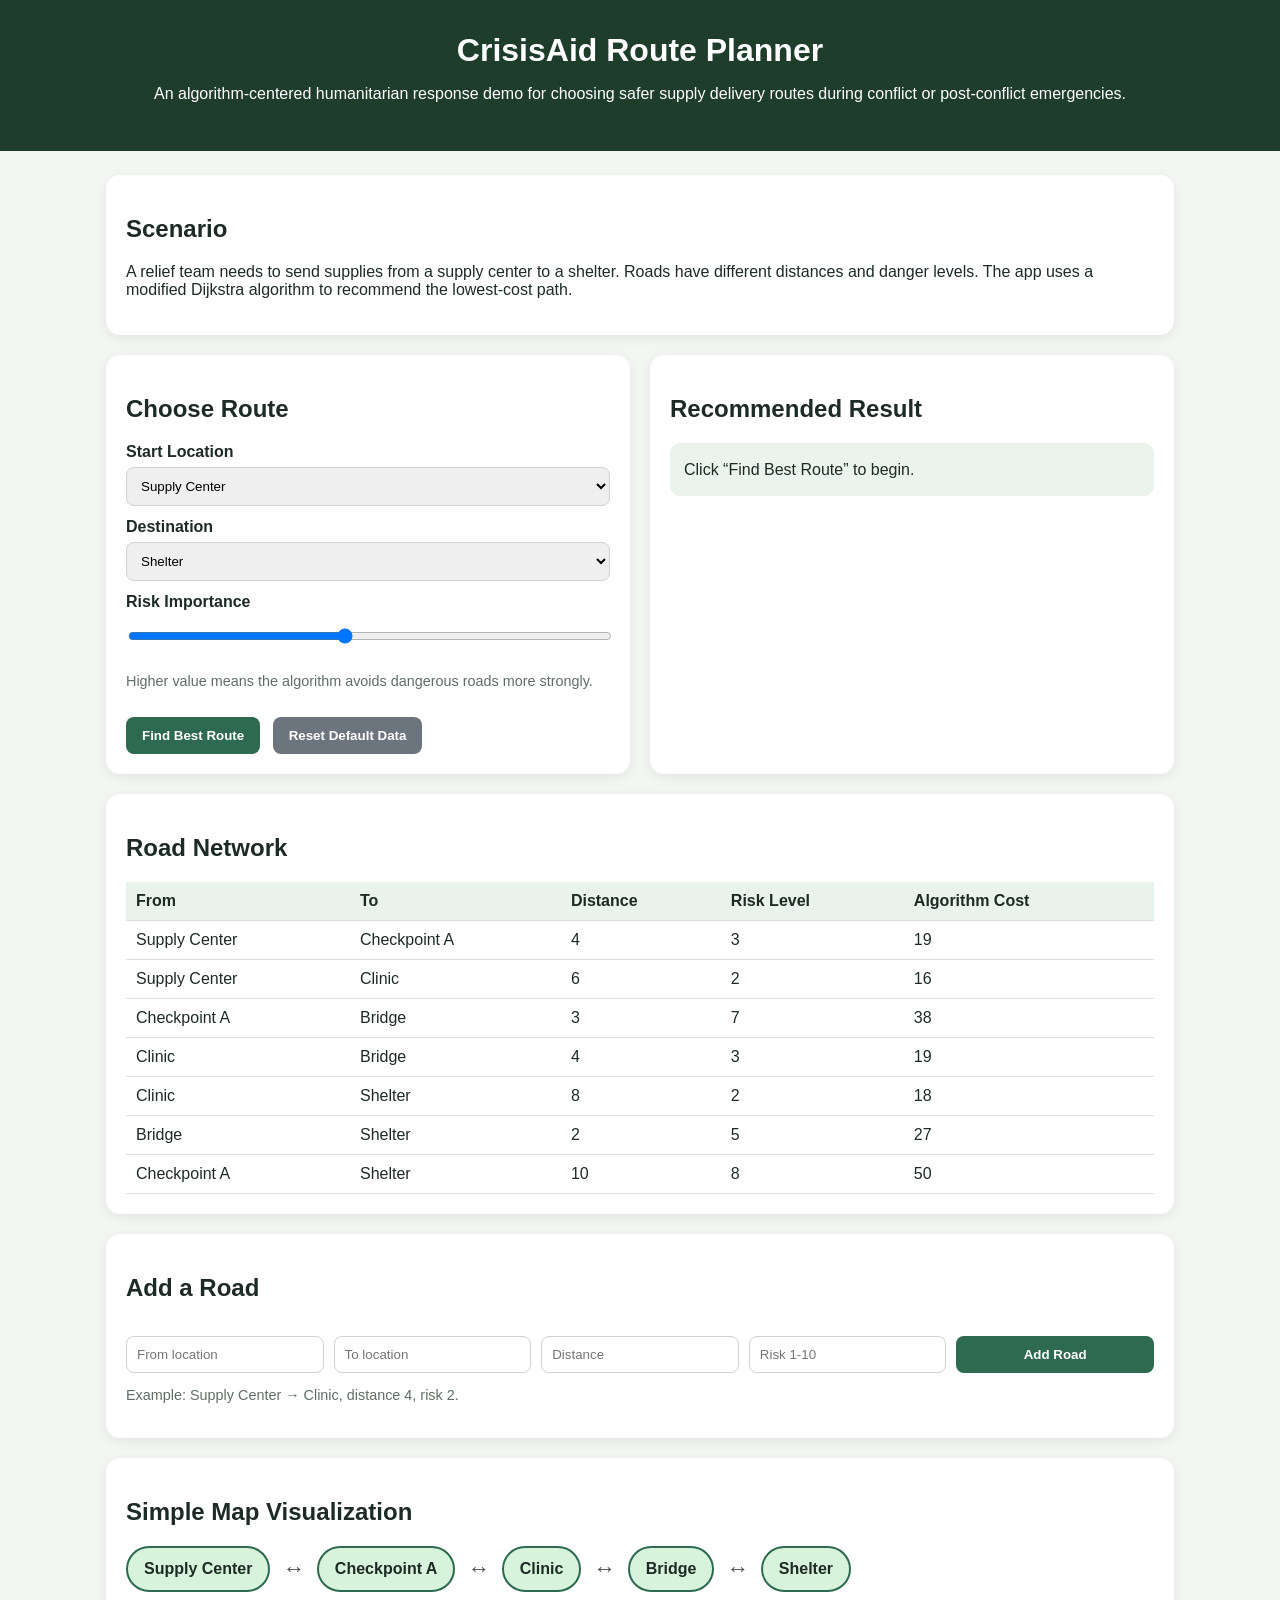
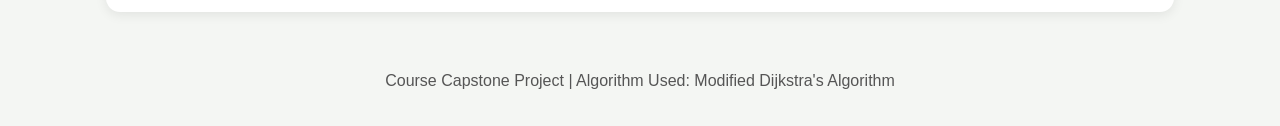
<file: CrisisAidRoutePlanner/index.html>
<!DOCTYPE html>
<html lang="en">
<head>
  <meta charset="UTF-8" />
  <meta name="viewport" content="width=device-width, initial-scale=1.0" />
  <title>CrisisAid Route Planner</title>
  <link rel="stylesheet" href="src/style.css" />
</head>
<body>
  <header>
    <h1>CrisisAid Route Planner</h1>
    <p>An algorithm-centered humanitarian response demo for choosing safer supply delivery routes during conflict or post-conflict emergencies.</p>
  </header>

  <main>
    <section class="card">
      <h2>Scenario</h2>
      <p>
        A relief team needs to send supplies from a supply center to a shelter. Roads have different distances and danger levels.
        The app uses a modified Dijkstra algorithm to recommend the lowest-cost path.
      </p>
    </section>

    <section class="grid">
      <div class="card">
        <h2>Choose Route</h2>
        <label for="start">Start Location</label>
        <select id="start"></select>

        <label for="end">Destination</label>
        <select id="end"></select>

        <label for="riskWeight">Risk Importance</label>
        <input id="riskWeight" type="range" min="1" max="10" value="5" />
        <p class="small">Higher value means the algorithm avoids dangerous roads more strongly.</p>

        <button onclick="calculateRoute()">Find Best Route</button>
        <button class="secondary" onclick="loadDefaultData()">Reset Default Data</button>
      </div>

      <div class="card result-card">
        <h2>Recommended Result</h2>
        <div id="result">Click “Find Best Route” to begin.</div>
      </div>
    </section>

    <section class="card">
      <h2>Road Network</h2>
      <table>
        <thead>
          <tr>
            <th>From</th>
            <th>To</th>
            <th>Distance</th>
            <th>Risk Level</th>
            <th>Algorithm Cost</th>
          </tr>
        </thead>
        <tbody id="roadTable"></tbody>
      </table>
    </section>

    <section class="card">
      <h2>Add a Road</h2>
      <div class="form-row">
        <input id="from" placeholder="From location" />
        <input id="to" placeholder="To location" />
        <input id="distance" type="number" placeholder="Distance" min="1" />
        <input id="risk" type="number" placeholder="Risk 1-10" min="1" max="10" />
        <button onclick="addRoad()">Add Road</button>
      </div>
      <p class="small">Example: Supply Center → Clinic, distance 4, risk 2.</p>
    </section>

    <section class="card">
      <h2>Simple Map Visualization</h2>
      <div id="map"></div>
    </section>
  </main>

  <footer>
    <p>Course Capstone Project | Algorithm Used: Modified Dijkstra's Algorithm</p>
  </footer>

  <script src="src/app.js"></script>
</body>
</html>
</file>
<file: CrisisAidRoutePlanner/src/style.css>
* { box-sizing: border-box; }
body {
  margin: 0;
  font-family: Arial, sans-serif;
  background: #f4f6f3;
  color: #1d2b24;
}
header {
  background: #1f3d2b;
  color: white;
  padding: 32px 20px;
  text-align: center;
}
header h1 { margin: 0 0 10px; }
main { max-width: 1100px; margin: 24px auto; padding: 0 16px; }
.card {
  background: white;
  border-radius: 14px;
  padding: 20px;
  margin-bottom: 20px;
  box-shadow: 0 3px 12px rgba(0,0,0,0.08);
}
.grid { display: grid; grid-template-columns: 1fr 1fr; gap: 20px; }
label { display: block; margin-top: 12px; font-weight: bold; }
select, input {
  width: 100%;
  padding: 10px;
  margin-top: 6px;
  border: 1px solid #cbd5cc;
  border-radius: 8px;
}
button {
  margin-top: 14px;
  padding: 11px 16px;
  border: none;
  border-radius: 8px;
  background: #2d6a4f;
  color: white;
  font-weight: bold;
  cursor: pointer;
}
button:hover { background: #1b4332; }
button.secondary { background: #6c757d; margin-left: 8px; }
table { width: 100%; border-collapse: collapse; }
th, td { padding: 10px; border-bottom: 1px solid #ddd; text-align: left; }
th { background: #e9f2ec; }
.form-row { display: grid; grid-template-columns: repeat(5, 1fr); gap: 10px; align-items: end; }
.small { font-size: 0.9rem; color: #5f6f65; }
.result-card #result {
  padding: 14px;
  border-radius: 10px;
  background: #eaf4ed;
  line-height: 1.6;
}
#map { display: flex; flex-wrap: wrap; gap: 12px; align-items: center; }
.node {
  padding: 12px 16px;
  border-radius: 999px;
  background: #d8f3dc;
  border: 2px solid #2d6a4f;
  font-weight: bold;
}
.edge { font-size: 1.4rem; color: #555; }
footer { text-align: center; padding: 20px; color: #555; }
@media (max-width: 800px) {
  .grid, .form-row { grid-template-columns: 1fr; }
  button.secondary { margin-left: 0; }
}
</file>
